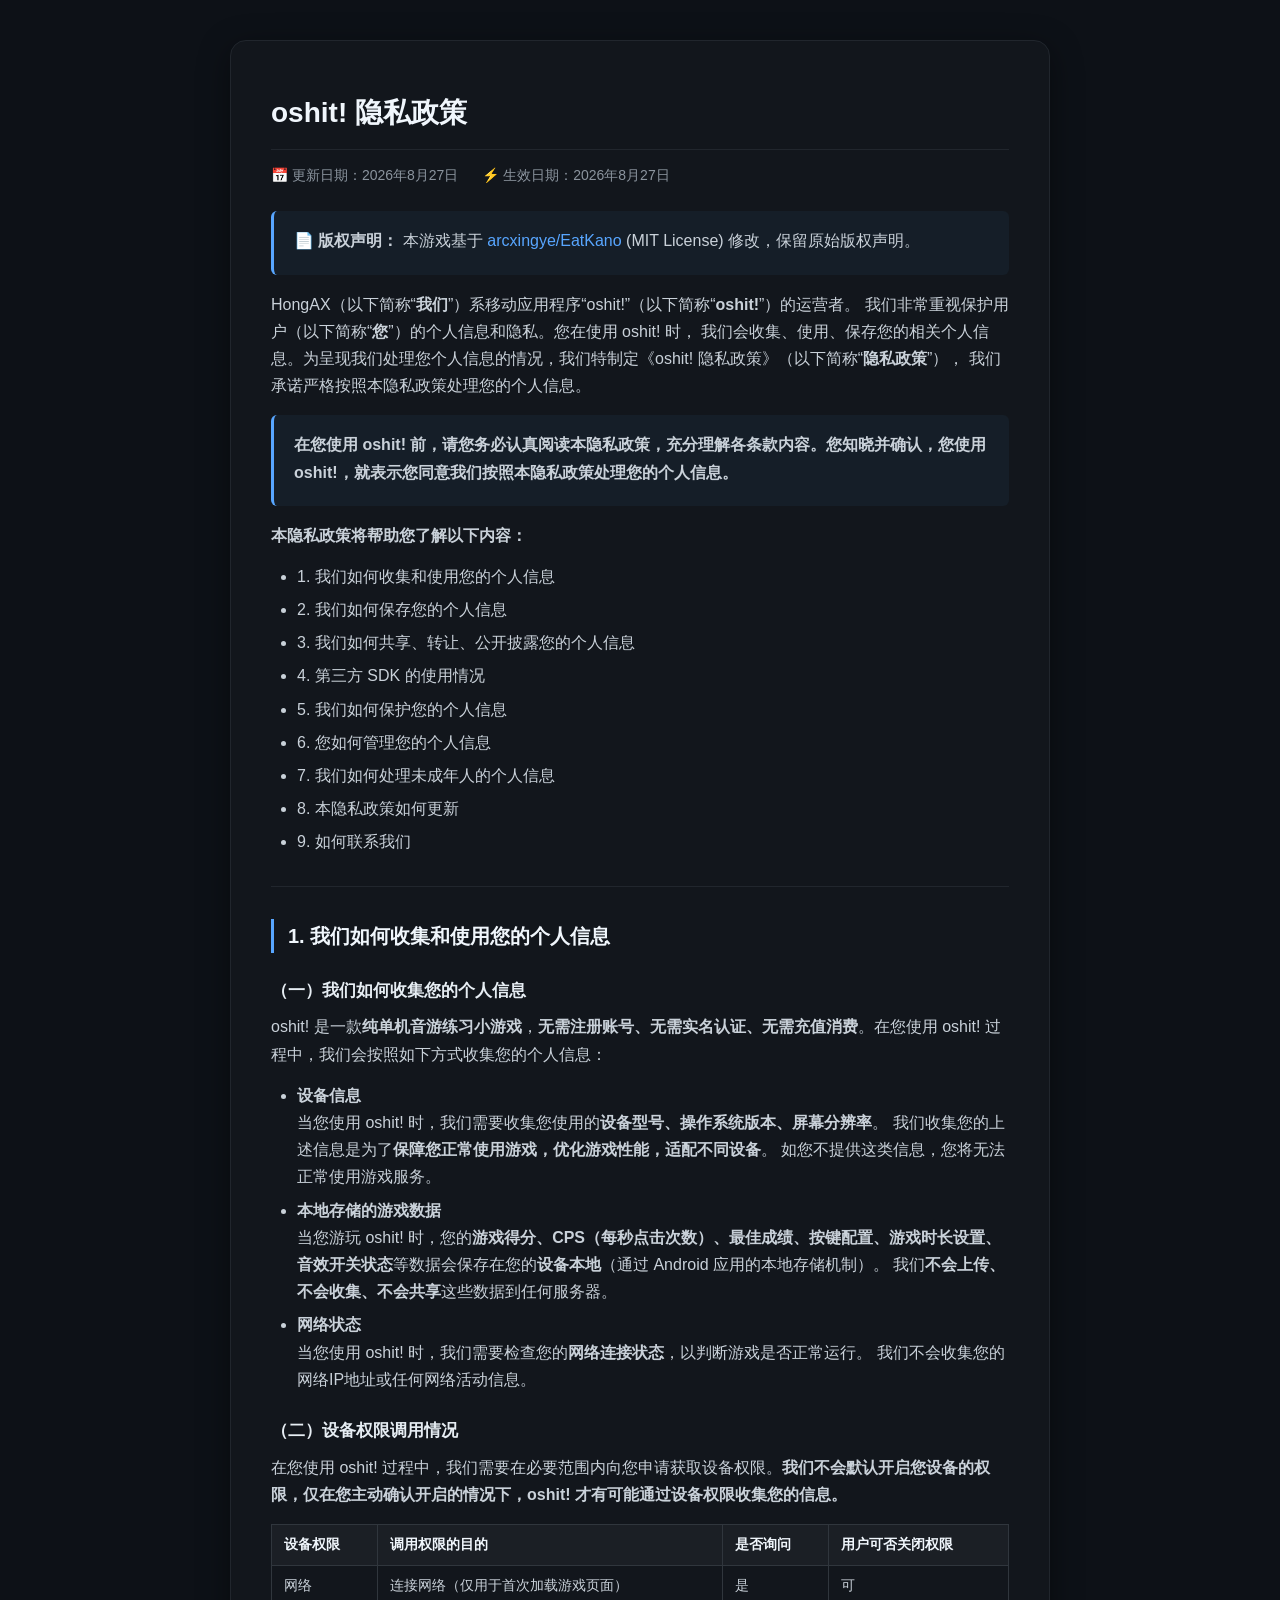
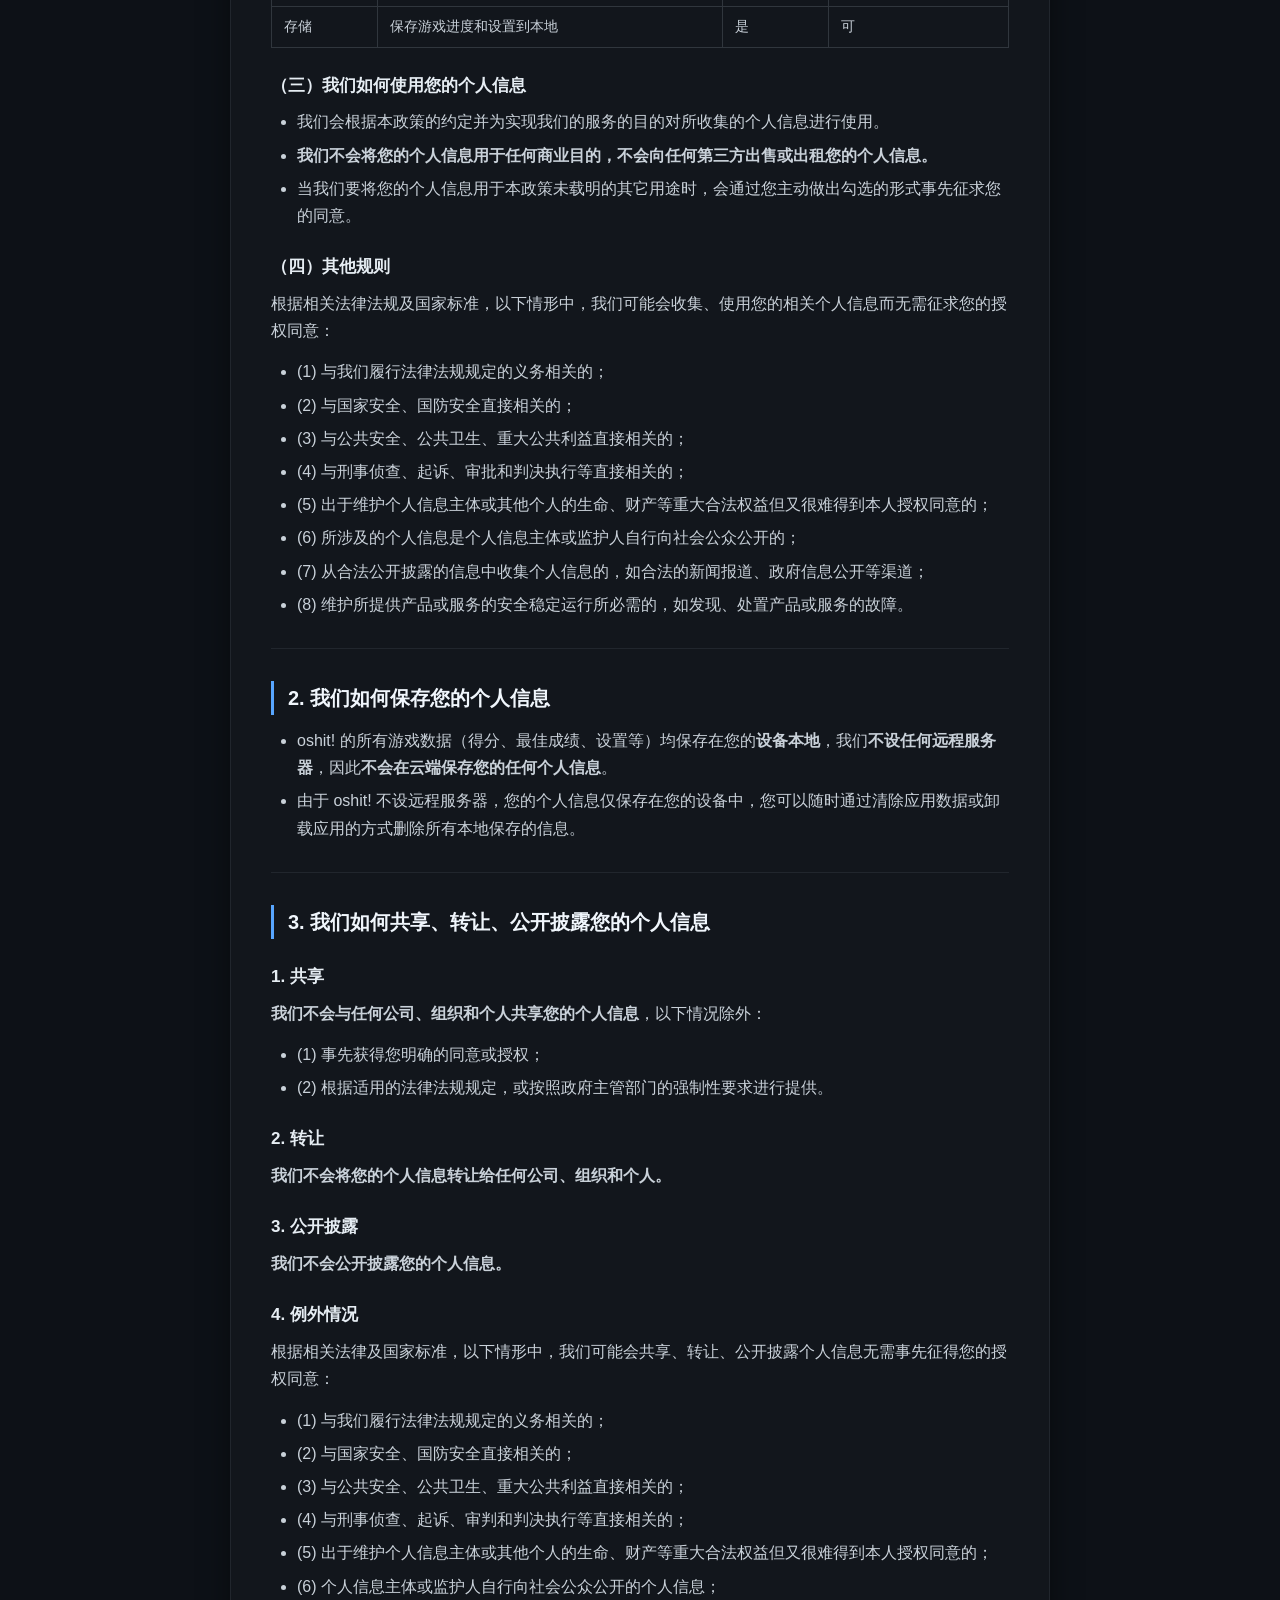
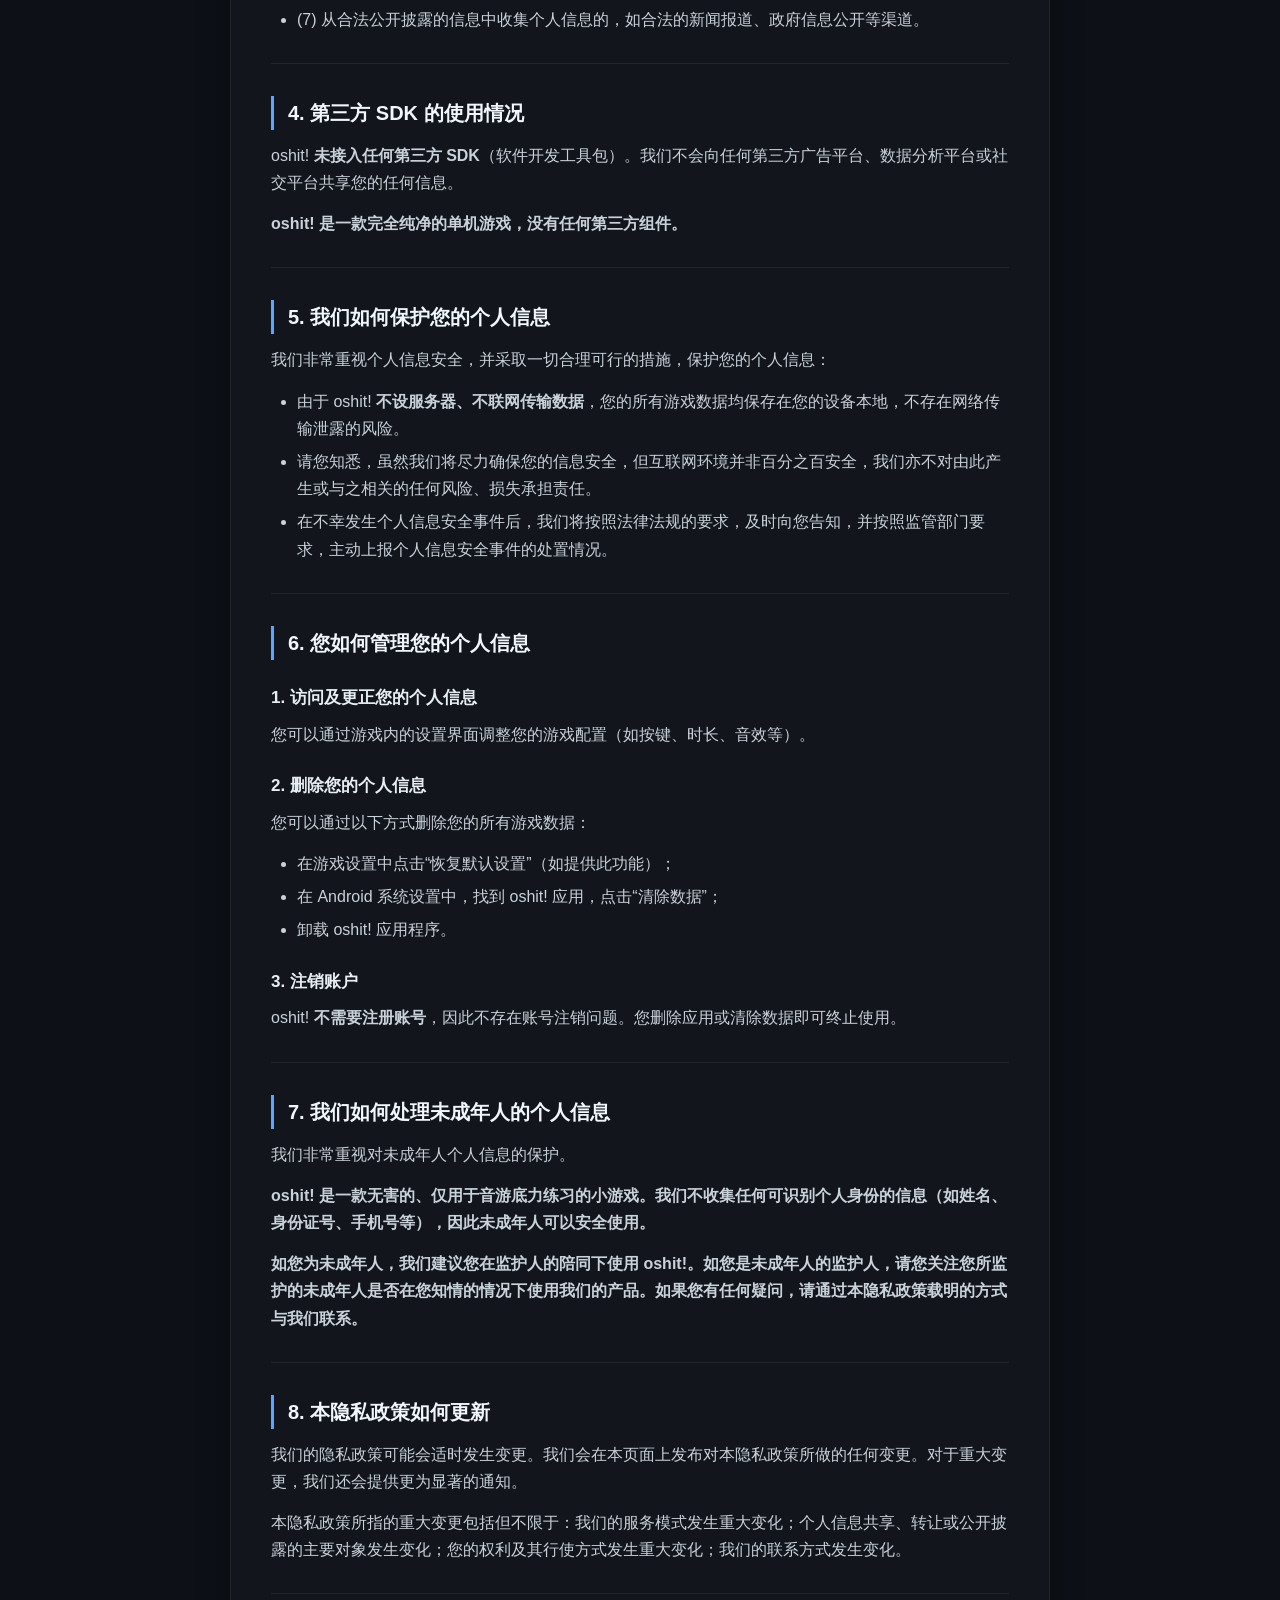
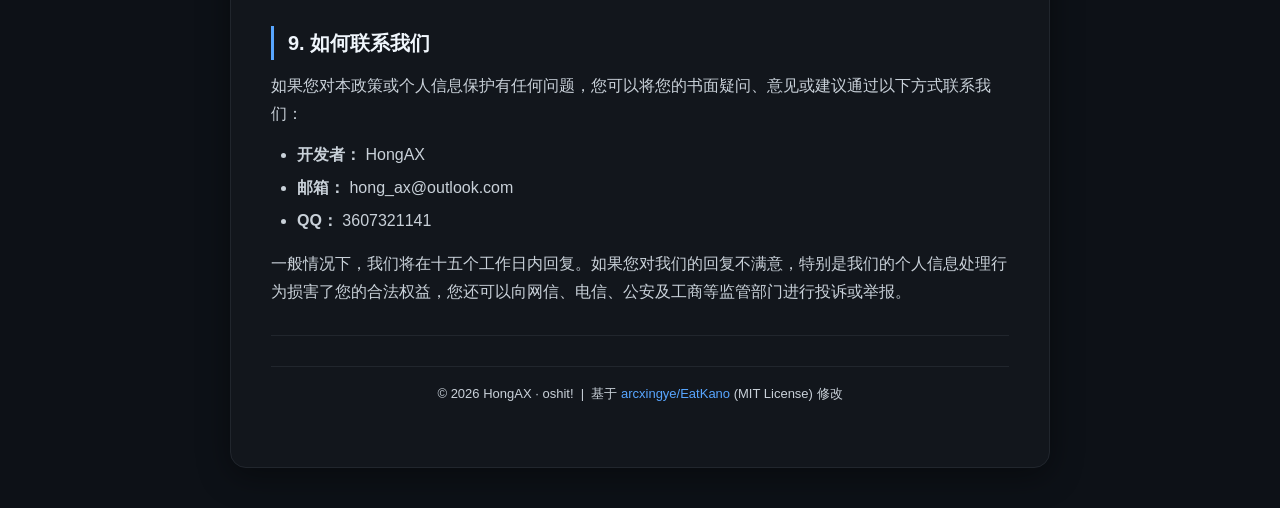
<file: privacy-policy.html>
<!DOCTYPE html>
<html lang="zh-CN">
<head>
    <meta charset="utf-8">
    <meta name="viewport" content="width=device-width, initial-scale=1.0">
    <title>隐私政策 · oshit!</title>
    <style>
        * {
            margin: 0;
            padding: 0;
            box-sizing: border-box;
        }

        body {
            font-family: -apple-system, BlinkMacSystemFont, "Segoe UI", Roboto, "Helvetica Neue", Arial, sans-serif;
            background: #0d1117;
            color: #c9d1d9;
            padding: 40px 20px;
            line-height: 1.7;
        }

        .container {
            max-width: 820px;
            margin: 0 auto;
            background: rgba(255, 255, 255, 0.02);
            border: 1px solid #21262d;
            border-radius: 16px;
            padding: 48px 40px;
            box-shadow: 0 8px 32px rgba(0, 0, 0, 0.4);
        }

        h1 {
            font-size: 28px;
            font-weight: 700;
            color: #f0f6fc;
            border-bottom: 1px solid #21262d;
            padding-bottom: 12px;
            margin-bottom: 20px;
        }

        h2 {
            font-size: 20px;
            font-weight: 600;
            color: #f0f6fc;
            margin-top: 32px;
            margin-bottom: 12px;
            border-left: 3px solid #58a6ff;
            padding-left: 14px;
        }

        h3 {
            font-size: 17px;
            font-weight: 600;
            color: #e6edf3;
            margin-top: 24px;
            margin-bottom: 8px;
        }

        p {
            margin-bottom: 14px;
            color: #c9d1d9;
        }

        ul,
        ol {
            padding-left: 26px;
            margin-bottom: 16px;
        }

        li {
            margin-bottom: 6px;
        }

        a {
            color: #58a6ff;
            text-decoration: none;
        }

        a:hover {
            text-decoration: underline;
        }

        .meta {
            color: #8b949e;
            font-size: 14px;
            margin-top: -6px;
            margin-bottom: 24px;
        }

        .meta span {
            display: inline-block;
            margin-right: 20px;
        }

        .divider {
            border: none;
            border-top: 1px solid #21262d;
            margin: 30px 0;
        }

        table {
            width: 100%;
            border-collapse: collapse;
            margin: 16px 0 20px;
            font-size: 14px;
        }

        th,
        td {
            border: 1px solid #30363d;
            padding: 8px 12px;
            text-align: left;
        }

        th {
            background: rgba(255, 255, 255, 0.04);
            color: #f0f6fc;
            font-weight: 600;
        }

        td {
            color: #c9d1d9;
        }

        .highlight-box {
            background: rgba(88, 166, 255, 0.05);
            border-left: 3px solid #58a6ff;
            padding: 16px 20px;
            border-radius: 6px;
            margin: 16px 0;
        }

        .highlight-box p {
            margin-bottom: 4px;
        }

        .copyright-notice {
            font-size: 13px;
            color: #8b949e;
            text-align: center;
            padding-top: 16px;
            border-top: 1px solid #21262d;
            margin-top: 8px;
        }

        .copyright-notice a {
            color: #58a6ff;
            text-decoration: none;
        }

        .copyright-notice a:hover {
            text-decoration: underline;
        }

        @media (max-width: 600px) {
            .container {
                padding: 28px 16px;
            }

            h1 {
                font-size: 22px;
            }

            h2 {
                font-size: 18px;
            }

            table {
                font-size: 12px;
            }

            th,
            td {
                padding: 4px 8px;
            }
        }
    </style>
</head>
<body>
    <div class="container">

        <h1>oshit! 隐私政策</h1>
        <div class="meta">
            <span>📅 更新日期：2026年8月27日</span>
            <span>⚡ 生效日期：2026年8月27日</span>
        </div>

        <!-- ===== 版权声明（MIT 协议） ===== -->
        <div class="highlight-box">
            <p>
                <strong>📄 版权声明：</strong>
                本游戏基于
                <a href="https://github.com/arcxingye/EatKano" target="_blank">arcxingye/EatKano</a>
                (MIT License) 修改，保留原始版权声明。
            </p>
        </div>

        <p>
            HongAX（以下简称“<strong>我们</strong>”）系移动应用程序“oshit!”（以下简称“<strong>oshit!</strong>”）的运营者。
            我们非常重视保护用户（以下简称“<strong>您</strong>”）的个人信息和隐私。您在使用 oshit! 时，
            我们会收集、使用、保存您的相关个人信息。为呈现我们处理您个人信息的情况，我们特制定《oshit! 隐私政策》（以下简称“<strong>隐私政策</strong>”），
            我们承诺严格按照本隐私政策处理您的个人信息。
        </p>

        <div class="highlight-box">
            <p><strong>在您使用 oshit! 前，请您务必认真阅读本隐私政策，充分理解各条款内容。您知晓并确认，您使用 oshit!，就表示您同意我们按照本隐私政策处理您的个人信息。</strong></p>
        </div>

        <p><strong>本隐私政策将帮助您了解以下内容：</strong></p>
        <ul>
            <li>1. 我们如何收集和使用您的个人信息</li>
            <li>2. 我们如何保存您的个人信息</li>
            <li>3. 我们如何共享、转让、公开披露您的个人信息</li>
            <li>4. 第三方 SDK 的使用情况</li>
            <li>5. 我们如何保护您的个人信息</li>
            <li>6. 您如何管理您的个人信息</li>
            <li>7. 我们如何处理未成年人的个人信息</li>
            <li>8. 本隐私政策如何更新</li>
            <li>9. 如何联系我们</li>
        </ul>

        <hr class="divider">

        <h2>1. 我们如何收集和使用您的个人信息</h2>

        <h3>（一）我们如何收集您的个人信息</h3>
        <p>oshit! 是一款<strong>纯单机音游练习小游戏</strong>，<strong>无需注册账号、无需实名认证、无需充值消费</strong>。在您使用 oshit! 过程中，我们会按照如下方式收集您的个人信息：</p>

        <ul>
            <li><strong>设备信息</strong><br>
                当您使用 oshit! 时，我们需要收集您使用的<strong>设备型号、操作系统版本、屏幕分辨率</strong>。
                我们收集您的上述信息是为了<strong>保障您正常使用游戏，优化游戏性能，适配不同设备</strong>。
                如您不提供这类信息，您将无法正常使用游戏服务。
            </li>
            <li><strong>本地存储的游戏数据</strong><br>
                当您游玩 oshit! 时，您的<strong>游戏得分、CPS（每秒点击次数）、最佳成绩、按键配置、游戏时长设置、音效开关状态</strong>等数据会保存在您的<strong>设备本地</strong>（通过 Android 应用的本地存储机制）。
                我们<strong>不会上传、不会收集、不会共享</strong>这些数据到任何服务器。
            </li>
            <li><strong>网络状态</strong><br>
                当您使用 oshit! 时，我们需要检查您的<strong>网络连接状态</strong>，以判断游戏是否正常运行。
                我们不会收集您的网络IP地址或任何网络活动信息。
            </li>
        </ul>

        <h3>（二）设备权限调用情况</h3>
        <p>在您使用 oshit! 过程中，我们需要在必要范围内向您申请获取设备权限。<strong>我们不会默认开启您设备的权限，仅在您主动确认开启的情况下，oshit! 才有可能通过设备权限收集您的信息。</strong></p>

        <table>
            <thead>
                <tr>
                    <th>设备权限</th>
                    <th>调用权限的目的</th>
                    <th>是否询问</th>
                    <th>用户可否关闭权限</th>
                </tr>
            </thead>
            <tbody>
                <tr>
                    <td>网络</td>
                    <td>连接网络（仅用于首次加载游戏页面）</td>
                    <td>是</td>
                    <td>可</td>
                </tr>
                <tr>
                    <td>存储</td>
                    <td>保存游戏进度和设置到本地</td>
                    <td>是</td>
                    <td>可</td>
                </tr>
            </tbody>
        </table>

        <h3>（三）我们如何使用您的个人信息</h3>
        <ul>
            <li>我们会根据本政策的约定并为实现我们的服务的目的对所收集的个人信息进行使用。</li>
            <li><strong>我们不会将您的个人信息用于任何商业目的，不会向任何第三方出售或出租您的个人信息。</strong></li>
            <li>当我们要将您的个人信息用于本政策未载明的其它用途时，会通过您主动做出勾选的形式事先征求您的同意。</li>
        </ul>

        <h3>（四）其他规则</h3>
        <p>根据相关法律法规及国家标准，以下情形中，我们可能会收集、使用您的相关个人信息而无需征求您的授权同意：</p>
        <ul>
            <li>(1) 与我们履行法律法规规定的义务相关的；</li>
            <li>(2) 与国家安全、国防安全直接相关的；</li>
            <li>(3) 与公共安全、公共卫生、重大公共利益直接相关的；</li>
            <li>(4) 与刑事侦查、起诉、审批和判决执行等直接相关的；</li>
            <li>(5) 出于维护个人信息主体或其他个人的生命、财产等重大合法权益但又很难得到本人授权同意的；</li>
            <li>(6) 所涉及的个人信息是个人信息主体或监护人自行向社会公众公开的；</li>
            <li>(7) 从合法公开披露的信息中收集个人信息的，如合法的新闻报道、政府信息公开等渠道；</li>
            <li>(8) 维护所提供产品或服务的安全稳定运行所必需的，如发现、处置产品或服务的故障。</li>
        </ul>

        <hr class="divider">

        <h2>2. 我们如何保存您的个人信息</h2>
        <ul>
            <li>oshit! 的所有游戏数据（得分、最佳成绩、设置等）均保存在您的<strong>设备本地</strong>，我们<strong>不设任何远程服务器</strong>，因此<strong>不会在云端保存您的任何个人信息</strong>。</li>
            <li>由于 oshit! 不设远程服务器，您的个人信息仅保存在您的设备中，您可以随时通过清除应用数据或卸载应用的方式删除所有本地保存的信息。</li>
        </ul>

        <hr class="divider">

        <h2>3. 我们如何共享、转让、公开披露您的个人信息</h2>

        <h3>1. 共享</h3>
        <p><strong>我们不会与任何公司、组织和个人共享您的个人信息</strong>，以下情况除外：</p>
        <ul>
            <li>(1) 事先获得您明确的同意或授权；</li>
            <li>(2) 根据适用的法律法规规定，或按照政府主管部门的强制性要求进行提供。</li>
        </ul>

        <h3>2. 转让</h3>
        <p><strong>我们不会将您的个人信息转让给任何公司、组织和个人。</strong></p>

        <h3>3. 公开披露</h3>
        <p><strong>我们不会公开披露您的个人信息。</strong></p>

        <h3>4. 例外情况</h3>
        <p>根据相关法律及国家标准，以下情形中，我们可能会共享、转让、公开披露个人信息无需事先征得您的授权同意：</p>
        <ul>
            <li>(1) 与我们履行法律法规规定的义务相关的；</li>
            <li>(2) 与国家安全、国防安全直接相关的；</li>
            <li>(3) 与公共安全、公共卫生、重大公共利益直接相关的；</li>
            <li>(4) 与刑事侦查、起诉、审判和判决执行等直接相关的；</li>
            <li>(5) 出于维护个人信息主体或其他个人的生命、财产等重大合法权益但又很难得到本人授权同意的；</li>
            <li>(6) 个人信息主体或监护人自行向社会公众公开的个人信息；</li>
            <li>(7) 从合法公开披露的信息中收集个人信息的，如合法的新闻报道、政府信息公开等渠道。</li>
        </ul>

        <hr class="divider">

        <h2>4. 第三方 SDK 的使用情况</h2>
        <p>oshit! <strong>未接入任何第三方 SDK</strong>（软件开发工具包）。我们不会向任何第三方广告平台、数据分析平台或社交平台共享您的任何信息。</p>
        <p><strong>oshit! 是一款完全纯净的单机游戏，没有任何第三方组件。</strong></p>

        <hr class="divider">

        <h2>5. 我们如何保护您的个人信息</h2>
        <p>我们非常重视个人信息安全，并采取一切合理可行的措施，保护您的个人信息：</p>
        <ul>
            <li>由于 oshit! <strong>不设服务器、不联网传输数据</strong>，您的所有游戏数据均保存在您的设备本地，不存在网络传输泄露的风险。</li>
            <li>请您知悉，虽然我们将尽力确保您的信息安全，但互联网环境并非百分之百安全，我们亦不对由此产生或与之相关的任何风险、损失承担责任。</li>
            <li>在不幸发生个人信息安全事件后，我们将按照法律法规的要求，及时向您告知，并按照监管部门要求，主动上报个人信息安全事件的处置情况。</li>
        </ul>

        <hr class="divider">

        <h2>6. 您如何管理您的个人信息</h2>

        <h3>1. 访问及更正您的个人信息</h3>
        <p>您可以通过游戏内的设置界面调整您的游戏配置（如按键、时长、音效等）。</p>

        <h3>2. 删除您的个人信息</h3>
        <p>您可以通过以下方式删除您的所有游戏数据：</p>
        <ul>
            <li>在游戏设置中点击“恢复默认设置”（如提供此功能）；</li>
            <li>在 Android 系统设置中，找到 oshit! 应用，点击“清除数据”；</li>
            <li>卸载 oshit! 应用程序。</li>
        </ul>

        <h3>3. 注销账户</h3>
        <p>oshit! <strong>不需要注册账号</strong>，因此不存在账号注销问题。您删除应用或清除数据即可终止使用。</p>

        <hr class="divider">

        <h2>7. 我们如何处理未成年人的个人信息</h2>
        <p>我们非常重视对未成年人个人信息的保护。</p>
        <p><strong>oshit! 是一款无害的、仅用于音游底力练习的小游戏。我们不收集任何可识别个人身份的信息（如姓名、身份证号、手机号等），因此未成年人可以安全使用。</strong></p>
        <p><strong>如您为未成年人，我们建议您在监护人的陪同下使用 oshit!。如您是未成年人的监护人，请您关注您所监护的未成年人是否在您知情的情况下使用我们的产品。如果您有任何疑问，请通过本隐私政策载明的方式与我们联系。</strong></p>

        <hr class="divider">

        <h2>8. 本隐私政策如何更新</h2>
        <p>我们的隐私政策可能会适时发生变更。我们会在本页面上发布对本隐私政策所做的任何变更。对于重大变更，我们还会提供更为显著的通知。</p>
        <p>本隐私政策所指的重大变更包括但不限于：我们的服务模式发生重大变化；个人信息共享、转让或公开披露的主要对象发生变化；您的权利及其行使方式发生重大变化；我们的联系方式发生变化。</p>

        <hr class="divider">

        <h2>9. 如何联系我们</h2>
        <p>如果您对本政策或个人信息保护有任何问题，您可以将您的书面疑问、意见或建议通过以下方式联系我们：</p>
        <ul>
            <li><strong>开发者：</strong> HongAX</li>
            <li><strong>邮箱：</strong> hong_ax@outlook.com</li>
            <li><strong>QQ：</strong> 3607321141</li>
        </ul>
        <p>一般情况下，我们将在十五个工作日内回复。如果您对我们的回复不满意，特别是我们的个人信息处理行为损害了您的合法权益，您还可以向网信、电信、公安及工商等监管部门进行投诉或举报。</p>

        <hr class="divider">

        <div class="copyright-notice">
            <p>
                © 2026 HongAX · oshit! &nbsp;|&nbsp;
                基于 <a href="https://github.com/arcxingye/EatKano" target="_blank">arcxingye/EatKano</a> (MIT License) 修改
            </p>
        </div>

    </div>
</body>
</html>
</file>
